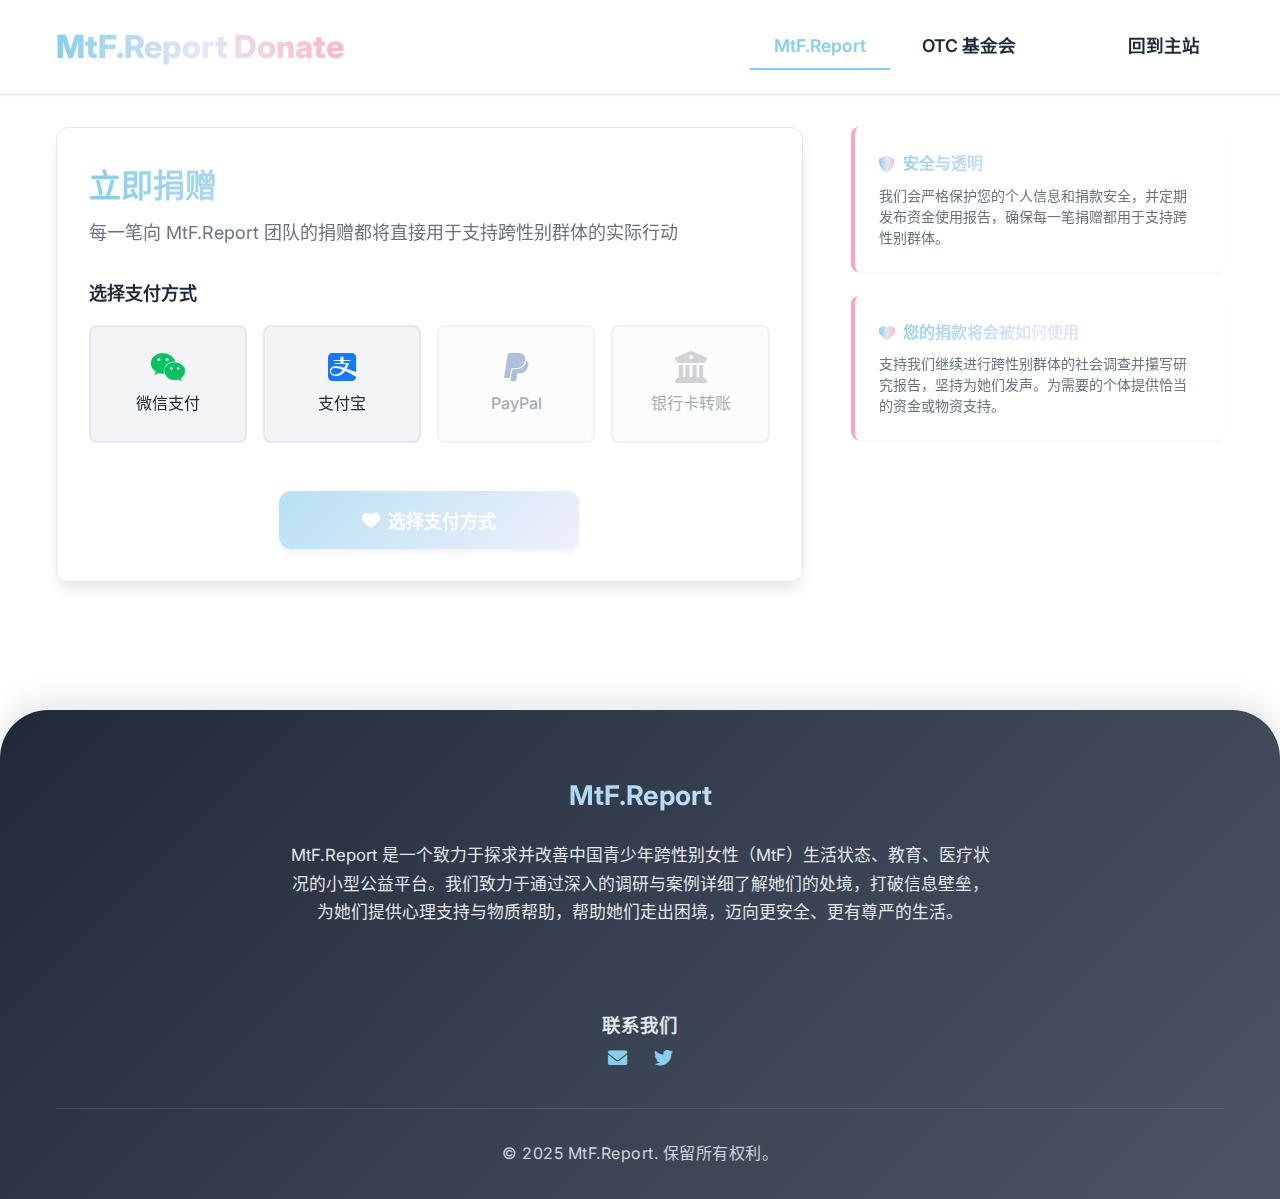
<file: index.html>
<!DOCTYPE html>
<html lang="zh-CN">
<head>
    <meta charset="UTF-8">
    <meta name="viewport" content="width=device-width, initial-scale=1.0">
    <title>MtF.Report Donate - 支持我们的行动</title>
    <link rel="stylesheet" href="styles.css">
    <link href="https://fonts.googleapis.com/css2?family=Inter:wght@300;400;500;600;700&display=swap" rel="stylesheet">
    <link rel="stylesheet" href="https://cdnjs.cloudflare.com/ajax/libs/font-awesome/6.0.0/css/all.min.css">
</head>
<body>
    <header class="header">
        <div class="container">
            <div class="header-content">
                <div class="logo">
                    <a href="https://donate.mtf.report" target="_blank" style="text-decoration: none; color: inherit;">
                        <h1>MtF.Report Donate</h1>
                    </a>
                </div>
                <div class="header-switch-nav">
                    <div class="project-switcher-container">
                        <div class="project-switcher">
                            <span class="switch-option active" data-project="mtf">MtF.Report</span>
                            <span class="switch-option" data-project="opentc">OTC 基金会</span>
                        </div>
                    </div>
                    <a href="https://mtf.report" target="_blank" class="nav-link main-nav-link">回到主站</a>
                </div>
            </div>
        </div>
    </header>

        <section class="donation-section">
            <div class="container">
                <div class="donation-grid">
                    <div class="donation-form-container">
                        <h2 class="section-title">立即捐赠</h2>
                        <p class="section-subtitle">每一笔向 MtF.Report 团队的捐赠都将直接用于支持跨性别群体的实际行动</p>
                        
                        <form class="donation-form" id="donationForm">
                            <div class="payment-method-selection">
                                <h3>选择支付方式</h3>
                                <div class="payment-options">
                                    <label class="payment-option">
                                        <input type="radio" name="paymentMethod" value="wechat" class="payment-input">
                                        <span class="payment-button">
                                            <i class="fab fa-weixin"></i>
                                            微信支付
                                        </span>
                                    </label>
                                    <label class="payment-option">
                                        <input type="radio" name="paymentMethod" value="alipay" class="payment-input">
                                        <span class="payment-button">
                                            <i class="fab fa-alipay"></i>
                                            支付宝
                                        </span>
                                    </label>
                                    <label class="payment-option disabled">
                                        <input type="radio" name="paymentMethod" value="paypal" class="payment-input" disabled>
                                        <span class="payment-button">
                                            <i class="fab fa-paypal"></i>
                                            PayPal
                                        </span>
                                    </label>
                                    <label class="payment-option disabled">
                                        <input type="radio" name="paymentMethod" value="bank" class="payment-input" disabled>
                                        <span class="payment-button">
                                            <i class="fas fa-university"></i>
                                            银行卡转账
                                        </span>
                                    </label>
                                </div>
                            </div>

                            <div class="amount-selection" id="amountSelection">
                                <h3>选择捐款金额</h3>
                                <div class="amount-options">
                                    <label class="amount-option">
                                        <input type="radio" name="amount" value="5" class="amount-input">
                                        <span class="amount-button">¥5</span>
                                    </label>
                                    <label class="amount-option">
                                        <input type="radio" name="amount" value="10" class="amount-input">
                                        <span class="amount-button">¥10</span>
                                    </label>
                                    <label class="amount-option">
                                        <input type="radio" name="amount" value="20" class="amount-input">
                                        <span class="amount-button">¥20</span>
                                    </label>
                                    <label class="amount-option">
                                        <input type="radio" name="amount" value="50" class="amount-input">
                                        <span class="amount-button">¥50</span>
                                    </label>
                                    <label class="amount-option">
                                        <input type="radio" name="amount" value="100" class="amount-input">
                                        <span class="amount-button">¥100</span>
                                    </label>
                                    <label class="amount-option">
                                        <input type="radio" name="amount" value="custom" class="amount-input">
                                        <span class="amount-button">自定义</span>
                                    </label>
                                </div>
                                
                                <div class="custom-amount" id="customAmount" style="display: none;">
                                    <label for="customAmountInput">自定义金额 (¥)</label>
                                    <input type="number" id="customAmountInput" placeholder="请输入金额" min="1">
                                </div>
                            </div>

                            <div class="donation-frequency">
                                <h3>捐款频率</h3>
                                <div class="frequency-options">
                                    <label class="frequency-option">
                                        <input type="radio" name="frequency" value="one-time">
                                        <span class="frequency-button">一次性捐款</span>
                                    </label>
                                    <label class="frequency-option">
                                        <input type="radio" name="frequency" value="monthly">
                                        <span class="frequency-button">按月捐款</span>
                                    </label>
                                </div>
                            </div>

                            <div class="donor-info">
                                <h3>捐款人信息</h3>
                                <div class="form-row">
                                    <div class="form-group">
                                        <label for="firstName">姓名 *</label>
                                        <input type="text" id="firstName" name="firstName" required>
                                    </div>
                                    <div class="form-group">
                                        <label for="email">邮箱 *</label>
                                        <input type="email" id="email" name="email" required>
                                    </div>
                                </div>
                                <div class="form-group">
                                    <label for="phone">电话</label>
                                    <input type="tel" id="phone" name="phone">
                                </div>
                                <div class="form-group">
                                    <label for="message">留言 (可选)</label>
                                    <textarea id="message" name="message" rows="3" placeholder="分享您支持我们的原因..."></textarea>
                                </div>
                            </div>

                            <div class="donation-summary">
                                <h3>捐款摘要</h3>
                                <div class="summary-item">
                                    <span>捐款金额:</span>
                                    <span id="summaryAmount">请选择金额</span>
                                </div>
                                <div class="summary-item">
                                    <span>捐款频率:</span>
                                    <span id="summaryFrequency">请选择频率</span>
                                </div>
                                <div class="summary-item total">
                                    <span>总计:</span>
                                    <span id="summaryTotal">¥0</span>
                                </div>
                            </div>
                        </form>

                        <div class="qr-code-section" id="qrCodeSection" style="display: none;">
                            <div class="qr-code-container">
                                <div class="qr-code-wrapper">
                                    <div class="qr-image" id="wechatQR" style="display: none;">
                                        <img src="qrcodes/mtfreport-wechat-qr.png" alt="微信支付二维码" style="width: 100%; height: 100%; object-fit: contain; border-radius: var(--radius-md);" />
                                    </div>
                                    <div class="qr-image" id="alipayQR" style="display: none;">
                                        <img src="qrcodes/mtfreport-alipay-qr.png" alt="支付宝二维码" style="width: 100%; height: 100%; object-fit: contain; border-radius: var(--radius-md);" />
                                    </div>
                                    <div class="qr-text" id="wechatText" style="display: none;">
                                        <h4>微信扫码支付</h4>
                                        <p>请使用微信扫描二维码完成捐赠</p>
                                    </div>
                                    <div class="qr-text" id="alipayText" style="display: none;">
                                        <h4>支付宝扫码支付</h4>
                                        <p>请使用支付宝扫描二维码完成捐赠</p>
                                    </div>
                                </div>
                            </div>
                        </div>

                        <div class="bank-info-section" id="bankInfoSection" style="display: none;">
                            <h3>银行卡收款信息</h3>
                            <div class="bank-info">
                                <div class="bank-item">
                                    <i class="fas fa-university"></i>
                                    <div>
                                        <h4>开户银行</h4>
                                        <p>我们还没有办卡呢～</p>
                                    </div>
                                </div>
                                <div class="bank-item">
                                    <i class="fas fa-user"></i>
                                    <div>
                                        <h4>账户名称</h4>
                                        <p>到时候看是谁开户的吧～</p>
                                    </div>
                                </div>
                                <div class="bank-item">
                                    <i class="fas fa-credit-card"></i>
                                    <div>
                                        <h4>银行账号</h4>
                                        <p class="bank-account">0000 0000 0000 0000</p>
                                        <button class="copy-btn" onclick="copyBankAccount()">
                                            <i class="fas fa-copy"></i> 复制账号
                                        </button>
                                    </div>
                                </div>
                            </div>
                        </div>

                        <div class="donate-button-container">
                            <button type="submit" class="donate-button" id="donateButton">
                                <i class="fas fa-heart"></i>
                                <span id="buttonText">选择支付方式</span>
                            </button>
                        </div>
                    </div>

                    <div class="donation-info">
                        <div class="info-card">
                            <h3><i class="fas fa-shield-alt"></i> 安全与透明</h3>
                            <p>我们会严格保护您的个人信息和捐款安全，并定期发布资金使用报告，确保每一笔捐赠都用于支持跨性别群体。</p>
                        </div>

                        <div class="info-card">
                            <h3><i class="fas fa-heart"></i> 您的捐款将会被如何使用</h3>
                            <div class="impact-items">
                                <div class="impact-item">
                                    <div class="impact-icon">
                                        <i class="fas fa-file-alt"></i>
                                    </div>
                                    <div>
                                        <h4>维持运作</h4>
                                        <p>支持我们继续进行跨性别群体的社会调查并攥写研究报告，坚持为她们发声。</p>
                                    </div>
                                </div>
                                <div class="impact-item">
                                    <div class="impact-icon">
                                        <i class="fas fa-hands-helping"></i>
                                    </div>
                                    <div>
                                        <h4>个体援助</h4>
                                        <p>为需要的个体提供恰当的资金或物资支持。</p>
                                    </div>
                                </div>
                            </div>
                        </div>
                    </div>
                </div>
            </div>
        </section>


    </main>

    <footer class="footer">
        <div class="container">
            <div class="footer-content">
                <div class="footer-section">
                    <h3>MtF.Report</h3>
                    <p>MtF.Report 是一个致力于探求并改善中国青少年跨性别女性（MtF）生活状态、教育、医疗状况的小型公益平台。我们致力于通过深入的调研与案例详细了解她们的处境，打破信息壁垒，为她们提供心理支持与物质帮助，帮助她们走出困境，迈向更安全、更有尊严的生活。</p>
                </div>
                <div class="footer-section footer-contact">
                    <h4>联系我们</h4>
                    <div class="footer-socials">
                        <a href="mailto:mail@mtf.report" title="邮箱"><i class="fas fa-envelope"></i></a>
                        <a href="https://x.com/MtfReport" target="_blank" rel="noopener noreferrer" title="X(Twitter)"><i class="fab fa-twitter"></i></a>
                    </div>
                </div>
            </div>
            <div class="footer-bottom">
                <p>&copy; 2025 MtF.Report. 保留所有权利。</p>
            </div>
        </div>
    </footer>

    <script src="script.js"></script>
</body>
</html>
</file>
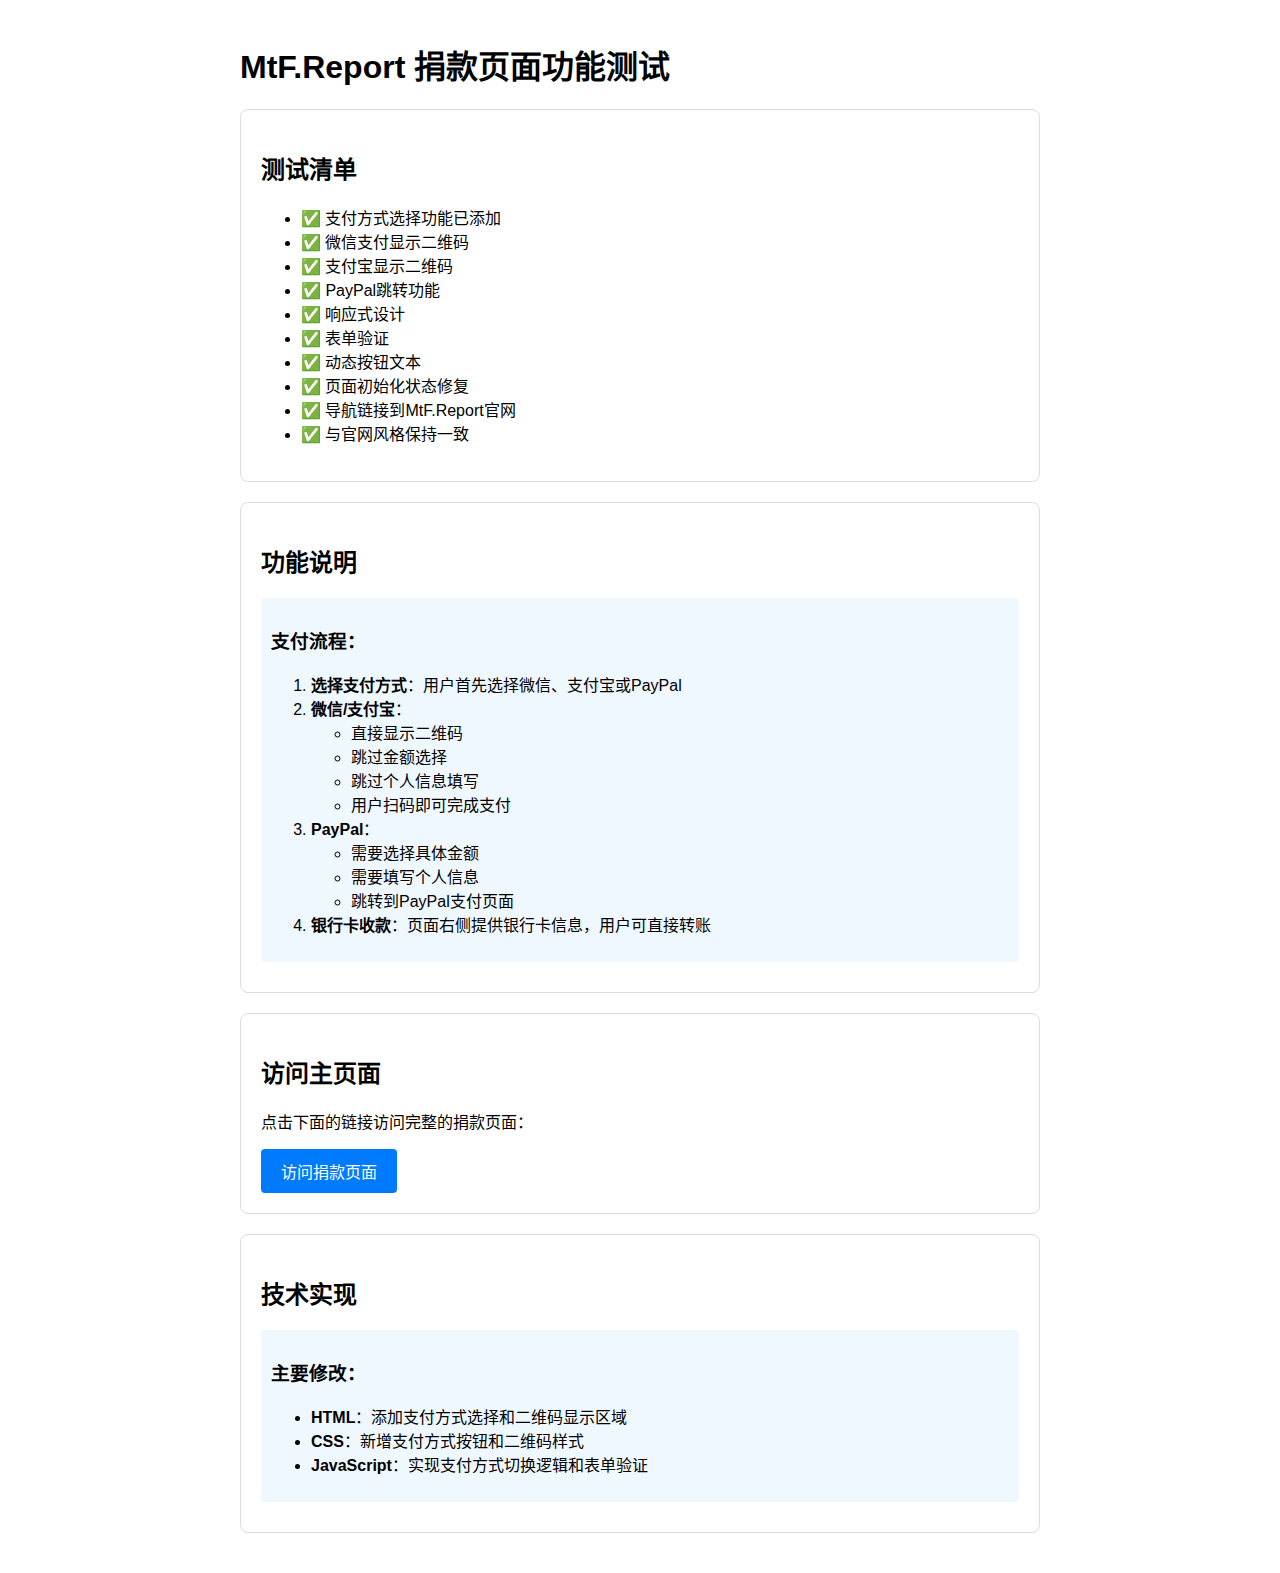
<file: test.html>
<!DOCTYPE html>
<html lang="zh-CN">
<head>
    <meta charset="UTF-8">
    <meta name="viewport" content="width=device-width, initial-scale=1.0">
    <title>支付方式测试</title>
    <style>
        body {
            font-family: Arial, sans-serif;
            max-width: 800px;
            margin: 0 auto;
            padding: 20px;
        }
        .test-section {
            margin: 20px 0;
            padding: 20px;
            border: 1px solid #ddd;
            border-radius: 8px;
        }
        .test-result {
            background: #f0f8ff;
            padding: 10px;
            border-radius: 4px;
            margin: 10px 0;
        }
        .success { background: #d4edda; color: #155724; }
        .error { background: #f8d7da; color: #721c24; }
    </style>
</head>
<body>
    <h1>MtF.Report 捐款页面功能测试</h1>
    
    <div class="test-section">
        <h2>测试清单</h2>
        <ul>
            <li>✅ 支付方式选择功能已添加</li>
            <li>✅ 微信支付显示二维码</li>
            <li>✅ 支付宝显示二维码</li>
            <li>✅ PayPal跳转功能</li>
            <li>✅ 响应式设计</li>
            <li>✅ 表单验证</li>
            <li>✅ 动态按钮文本</li>
            <li>✅ 页面初始化状态修复</li>
            <li>✅ 导航链接到MtF.Report官网</li>
            <li>✅ 与官网风格保持一致</li>
        </ul>
    </div>

    <div class="test-section">
        <h2>功能说明</h2>
        <div class="test-result">
            <h3>支付流程：</h3>
            <ol>
                <li><strong>选择支付方式</strong>：用户首先选择微信、支付宝或PayPal</li>
                <li><strong>微信/支付宝</strong>：
                    <ul>
                        <li>直接显示二维码</li>
                        <li>跳过金额选择</li>
                        <li>跳过个人信息填写</li>
                        <li>用户扫码即可完成支付</li>
                    </ul>
                </li>
                <li><strong>PayPal</strong>：
                    <ul>
                        <li>需要选择具体金额</li>
                        <li>需要填写个人信息</li>
                        <li>跳转到PayPal支付页面</li>
                    </ul>
                </li>
                <li><strong>银行卡收款</strong>：页面右侧提供银行卡信息，用户可直接转账</li>
            </ol>
        </div>
    </div>

    <div class="test-section">
        <h2>访问主页面</h2>
        <p>点击下面的链接访问完整的捐款页面：</p>
        <a href="index.html" style="display: inline-block; padding: 10px 20px; background: #007bff; color: white; text-decoration: none; border-radius: 4px;">访问捐款页面</a>
    </div>

    <div class="test-section">
        <h2>技术实现</h2>
        <div class="test-result">
            <h3>主要修改：</h3>
            <ul>
                <li><strong>HTML</strong>：添加支付方式选择和二维码显示区域</li>
                <li><strong>CSS</strong>：新增支付方式按钮和二维码样式</li>
                <li><strong>JavaScript</strong>：实现支付方式切换逻辑和表单验证</li>
            </ul>
        </div>
    </div>
</body>
</html>
</file>
<file: styles.css>
/* 全局样式 */
* {
    margin: 0;
    padding: 0;
    box-sizing: border-box;
}

:root {
    --primary-color: #87CEEB;
    --primary-dark: #5F9EA0;
    --secondary-color: #E6E6FA;
    --accent-color: #FFB6C1;
    --success-color: #10b981;
    --text-primary: #1f2937;
    --text-secondary: #6b7280;
    --text-light: #9ca3af;
    --bg-primary: #ffffff;
    --bg-secondary: #f9fafb;
    --bg-accent: #f3f4f6;
    --border-color: #e5e7eb;
    --shadow-sm: 0 1px 2px 0 rgba(0, 0, 0, 0.05);
    --shadow-md: 0 4px 6px -1px rgba(0, 0, 0, 0.1);
    --shadow-lg: 0 10px 15px -3px rgba(0, 0, 0, 0.1);
    --radius-sm: 0.375rem;
    --radius-md: 0.5rem;
    --radius-lg: 0.75rem;
    --gradient-primary: linear-gradient(90deg, #87CEEB 0%, #E6E6FA 50%, #FFB6C1 100%);
    --gradient-secondary: linear-gradient(135deg, #E6E6FA 0%, #FFB6C1 100%);
    --gradient-accent: linear-gradient(135deg, #87CEEB 0%, #E6E6FA 100%);
}

body {
    font-family: 'Inter', -apple-system, BlinkMacSystemFont, 'Segoe UI', Roboto, sans-serif;
    line-height: 1.6;
    color: var(--text-primary);
    background-color: var(--bg-primary);
}

.container {
    max-width: 1200px;
    margin: 0 auto;
    padding: 0 1rem;
}

/* 头部样式 */
.header {
    background: rgba(255, 255, 255, 0.95);
    backdrop-filter: blur(10px);
    color: var(--text-primary);
    padding: 1rem 0;
    position: sticky;
    top: 0;
    z-index: 100;
    box-shadow: var(--shadow-sm);
    border-bottom: 1px solid var(--border-color);
    margin-bottom: 2rem;
}

.header .container {
    display: flex;
    justify-content: space-between;
    align-items: center;
}

.header-content {
    display: flex;
    align-items: center;
    justify-content: space-between;
    width: 100%;
}

.logo h1 {
    font-size: 2rem;
    font-weight: 800;
    background: linear-gradient(90deg, #87CEEB 0%, #E6E6FA 50%, #FFB6C1 100%);
    -webkit-background-clip: text;
    -webkit-text-fill-color: transparent;
    background-clip: text;
    margin: 0;
}

.logo a {
    transition: opacity 0.2s;
}

.logo a:hover {
    opacity: 0.8;
}



.nav {
    display: flex;
    align-items: center;
    gap: 1rem;
}

.nav-link {
    color: var(--text-primary);
    text-decoration: none;
    font-weight: 500;
    padding: 0.5rem 1rem;
    border-radius: var(--radius-md);
    transition: all 0.2s;
}

.nav-link:hover {
    background: var(--bg-accent);
    color: var(--primary-color);
}

.header-switch-nav {
    display: flex;
    align-items: center;
    gap: 2rem;
}

.project-switcher {
    display: flex;
    gap: 0.5rem;
    border-radius: var(--radius-md);
    padding: 0.5rem 2rem;
    background: none;
    border-bottom: none;
    box-shadow: none;
}

.project-switcher-container {
    margin: 0;
}

.switch-option {
    font-size: 1.1rem;
    font-weight: 600;
    color: var(--text-primary);
    cursor: pointer;
    padding: 0.5rem 1.5rem;
    border-bottom: 2px solid transparent;
    transition: color 0.2s, border-bottom 0.2s;
}

.switch-option.active {
    color: var(--primary-color);
    border-bottom: 2px solid var(--primary-color);
}

.switch-option:hover {
    color: var(--primary-dark);
}

.main-nav-link {
    font-size: 1.1rem;
    font-weight: 600;
    color: var(--text-primary);
    text-decoration: none;
    padding: 0.5rem 1.5rem;
    border-radius: var(--radius-md);
    transition: all 0.2s;
    border-bottom: 2px solid transparent;
    background: none;
    display: flex;
    align-items: center;
    height: 100%;
}

.main-nav-link:hover {
    color: var(--primary-dark);
    border-bottom: 2px solid var(--primary-color);
    background: var(--bg-accent);
}


/* 主要内容 */
.main {
    min-height: calc(100vh - 200px);
}



/* 捐款区域 */
.donation-section {
    padding: 0 0 4rem 0;
    background: rgba(255, 255, 255, 0.8);
    backdrop-filter: blur(10px);
    border-radius: var(--radius-lg);
    margin: 0;
}

.donation-grid {
    display: grid;
    grid-template-columns: 2fr 1fr;
    gap: 3rem;
    align-items: start;
}

.section-title {
    font-size: 2rem;
    font-weight: 600;
    margin-bottom: 0.5rem;
    color: var(--text-primary);
    background: var(--gradient-primary);
    -webkit-background-clip: text;
    -webkit-text-fill-color: transparent;
    background-clip: text;
}

.section-subtitle {
    color: var(--text-secondary);
    margin-bottom: 2rem;
    font-size: 1.125rem;
}

/* 捐款表单 */
.donation-form-container {
    background: white;
    padding: 2rem;
    border-radius: var(--radius-lg);
    box-shadow: var(--shadow-lg);
    border: 1px solid var(--border-color);
}

.donation-form {
    display: flex;
    flex-direction: column;
    gap: 2rem;
}

/* 支付方式选择 */
.payment-method-selection h3,
.amount-selection h3,
.donation-frequency h3,
.donor-info h3,
.donation-summary h3 {
    font-size: 1.125rem;
    font-weight: 600;
    margin-bottom: 1rem;
    color: var(--text-primary);
}

.payment-options {
    display: grid;
    grid-template-columns: repeat(auto-fit, minmax(150px, 1fr));
    gap: 1rem;
    margin-bottom: 1rem;
}

.payment-option {
    cursor: pointer;
}

.payment-input {
    display: none;
}

.payment-button {
    display: flex;
    flex-direction: column;
    align-items: center;
    gap: 0.5rem;
    padding: 1.5rem 1rem;
    text-align: center;
    background: var(--bg-accent);
    border: 2px solid var(--border-color);
    border-radius: var(--radius-md);
    font-weight: 500;
    transition: all 0.2s;
    min-height: 100px;
    justify-content: center;
}

.payment-button i {
    font-size: 2rem;
}

.payment-button .fab.fa-weixin {
    color: #07C160;
}

.payment-button .fab.fa-alipay {
    color: #1677FF;
}

.payment-button .fab.fa-paypal {
    color: #003087;
}

.payment-input:checked + .payment-button {
    background: #D9EDF8;
    color: var(--text-primary);
    border-color: var(--primary-color);
}

.payment-input:checked + .payment-button .fab.fa-weixin {
    color: #07C160 !important;
}

.payment-input:checked + .payment-button .fab.fa-alipay {
    color: #1677FF !important;
}

.payment-input:checked + .payment-button .fab.fa-paypal {
    color: #003087 !important;
}

.payment-option.disabled {
    cursor: not-allowed;
    opacity: 0.6;
}

.payment-option.disabled .payment-button {
    background: var(--bg-secondary);
    border-color: var(--border-color);
    color: var(--text-secondary);
    cursor: not-allowed;
}

.payment-option.disabled .payment-button i {
    opacity: 0.5;
}

.coming-soon {
    font-size: 0.75rem;
    color: var(--text-secondary);
    margin-top: 0.25rem;
    font-weight: 400;
}

/* 二维码显示区域 */
.qr-code-section {
    background: var(--bg-accent);
    padding: 2rem;
    border-radius: var(--radius-md);
}

.qr-code-container {
    display: flex;
    justify-content: center;
    align-items: center;
    margin: 1.5rem 0;
}

.qr-code-wrapper {
    display: flex;
    flex-direction: column;
    align-items: center;
    gap: 1rem;
    width: 100%;
    max-width: 300px;
}

.qr-code {
    display: flex;
    flex-direction: column;
    align-items: center;
    gap: 1rem;
    width: 100%;
}

.qr-image {
    width: 200px;
    height: 200px;
    border-radius: var(--radius-md);
    box-shadow: var(--shadow-md);
    background: white;
    display: flex;
    align-items: center;
    justify-content: center;
    font-size: 80px;
}

.qr-image .fab.fa-weixin {
    color: #07C160;
}

.qr-image .fab.fa-alipay {
    color: #1677FF;
}

.qr-text {
    font-weight: 500;
    color: var(--text-primary);
    margin: 0;
    text-align: center;
}

.qr-text h4 {
    margin: 0 0 0.5rem 0;
}

.qr-text p {
    margin: 0;
    color: var(--text-secondary);
}

.qr-note {
    background: white;
    padding: 1rem;
    border-radius: var(--radius-md);
    border-left: 4px solid var(--accent-color);
}

.qr-note p {
    margin: 0;
    color: var(--text-secondary);
    font-size: 0.875rem;
    display: flex;
    align-items: center;
    gap: 0.5rem;
}

.qr-note i {
    color: var(--accent-color);
}

.amount-options {
    display: grid;
    grid-template-columns: repeat(auto-fit, minmax(120px, 1fr));
    gap: 1rem;
    margin-bottom: 1rem;
}

.amount-option {
    cursor: pointer;
}

.amount-input {
    display: none;
}

.amount-button {
    display: block;
    padding: 1rem;
    text-align: center;
    background: var(--bg-accent);
    border: 2px solid var(--border-color);
    border-radius: var(--radius-md);
    font-weight: 500;
    transition: all 0.2s;
}

.amount-input:checked + .amount-button {
    background: #D9EDF8;
    color: var(--text-primary);
    border-color: var(--primary-color);
}

.custom-amount {
    margin-top: 1rem;
}

.custom-amount label {
    display: block;
    margin-bottom: 0.5rem;
    font-weight: 500;
}

.custom-amount input {
    width: 100%;
    padding: 0.75rem;
    border: 2px solid var(--border-color);
    border-radius: var(--radius-md);
    font-size: 1rem;
}

.frequency-options {
    display: flex;
    gap: 1rem;
}

.frequency-option {
    cursor: pointer;
}

.frequency-option input {
    display: none;
}

.frequency-button {
    display: block;
    padding: 0.75rem 1.5rem;
    background: var(--bg-accent);
    border: 2px solid var(--border-color);
    border-radius: var(--radius-md);
    font-weight: 500;
    transition: all 0.2s;
}

.frequency-option input:checked + .frequency-button {
    background: #D9EDF8;
    color: var(--text-primary);
    border-color: var(--primary-color);
}

/* 表单样式 */
.form-row {
    display: grid;
    grid-template-columns: 1fr 1fr;
    gap: 1rem;
}

.form-group {
    display: flex;
    flex-direction: column;
}

.form-group label {
    margin-bottom: 0.5rem;
    font-weight: 500;
    color: var(--text-primary);
}

.form-group input,
.form-group textarea {
    padding: 0.75rem;
    border: 2px solid var(--border-color);
    border-radius: var(--radius-md);
    font-size: 1rem;
    transition: border-color 0.2s;
}

.form-group input:focus,
.form-group textarea:focus {
    outline: none;
    border-color: var(--primary-color);
    box-shadow: 0 0 0 3px rgba(135, 206, 235, 0.1);
}

/* 捐款摘要 */
.donation-summary {
    background: var(--bg-accent);
    padding: 1.5rem;
    border-radius: var(--radius-md);
}

.summary-item {
    display: flex;
    justify-content: space-between;
    margin-bottom: 0.75rem;
    padding-bottom: 0.75rem;
    border-bottom: 1px solid var(--border-color);
}

.summary-item:last-child {
    border-bottom: none;
    margin-bottom: 0;
    padding-bottom: 0;
}

.summary-item.total {
    font-weight: 600;
    font-size: 1.125rem;
    background: var(--gradient-primary);
    -webkit-background-clip: text;
    -webkit-text-fill-color: transparent;
    background-clip: text;
}

/* 捐款按钮容器 */
.donate-button-container {
    margin-top: 2rem;
    display: flex;
    justify-content: center;
}

/* 捐款按钮 */
.donate-button {
    background: var(--gradient-accent);
    color: white;
    border: none;
    padding: 1rem 2rem;
    border-radius: var(--radius-lg);
    font-size: 1.125rem;
    font-weight: 600;
    cursor: pointer;
    transition: all 0.2s;
    display: flex;
    align-items: center;
    justify-content: center;
    gap: 0.5rem;
    box-shadow: var(--shadow-md);
    width: 100%;
    max-width: 300px;
}

.donate-button:hover {
    transform: translateY(-2px);
    box-shadow: var(--shadow-lg);
}

/* 捐款信息侧边栏 */
.donation-info {
    display: flex;
    flex-direction: column;
    gap: 1.5rem;
}

.info-card {
    background: white;
    padding: 1.5rem;
    border-radius: var(--radius-md);
    box-shadow: var(--shadow-sm);
    border-left: 4px solid #FDA0CA;
}

.info-card h3 {
    font-size: 1rem;
    font-weight: 600;
    margin-bottom: 0.5rem;
    background: var(--gradient-primary);
    -webkit-background-clip: text;
    -webkit-text-fill-color: transparent;
    background-clip: text;
    display: flex;
    align-items: center;
    gap: 0.5rem;
}

.info-card h3 i {
    background: var(--gradient-primary);
    -webkit-background-clip: text;
    -webkit-text-fill-color: transparent;
    background-clip: text;
}

.info-card p {
    color: var(--text-secondary);
    font-size: 0.875rem;
    line-height: 1.5;
}

.impact-items {
    display: flex;
    flex-direction: column;
    gap: 1rem;
    margin-top: 1rem;
}

.impact-item {
    display: flex;
    align-items: flex-start;
    gap: 0.75rem;
    padding: 0.75rem;
    background: var(--bg-accent);
    border-radius: var(--radius-sm);
}

.impact-item .impact-icon {
    flex-shrink: 0;
    width: 40px;
    height: 40px;
    background: var(--gradient-primary);
    border-radius: 50%;
    display: flex;
    align-items: center;
    justify-content: center;
    color: white;
    font-size: 1rem;
}

.impact-item h4 {
    margin: 0 0 0.25rem 0;
    font-size: 0.875rem;
    font-weight: 600;
    color: var(--text-primary);
}

.impact-item p {
    margin: 0;
    font-size: 0.75rem;
    color: var(--text-secondary);
    line-height: 1.4;
}

.other-ways {
    background: white;
    padding: 1.5rem;
    border-radius: var(--radius-md);
    box-shadow: var(--shadow-sm);
}

.other-ways h3 {
    font-size: 1.125rem;
    font-weight: 600;
    margin-bottom: 1rem;
    color: var(--text-primary);
}

.way-item {
    display: flex;
    align-items: center;
    gap: 1rem;
    padding: 1rem 0;
    border-bottom: 1px solid var(--border-color);
}

.way-item:last-child {
    border-bottom: none;
    padding-bottom: 0;
}

.way-item i {
    font-size: 1.25rem;
    background: var(--gradient-primary);
    -webkit-background-clip: text;
    -webkit-text-fill-color: transparent;
    background-clip: text;
    width: 2rem;
    text-align: center;
}

.way-item h4 {
    font-size: 1rem;
    font-weight: 600;
    margin-bottom: 0.25rem;
    color: var(--text-primary);
}

.way-item p {
    font-size: 0.875rem;
    color: var(--text-secondary);
}

/* 银行卡信息样式 */
.bank-info {
    display: flex;
    flex-direction: column;
    gap: 1rem;
}

.bank-item {
    display: flex;
    align-items: flex-start;
    gap: 1rem;
    padding: 1rem 0;
    border-bottom: 1px solid var(--border-color);
}

.bank-item:last-child {
    border-bottom: none;
    padding-bottom: 0;
}

.bank-item i {
    font-size: 1.25rem;
    background: var(--gradient-primary);
    -webkit-background-clip: text;
    -webkit-text-fill-color: transparent;
    background-clip: text;
    width: 2rem;
    text-align: center;
    margin-top: 0.25rem;
}

.bank-item h4 {
    font-size: 1rem;
    font-weight: 600;
    margin-bottom: 0.25rem;
    color: var(--text-primary);
}

.bank-item p {
    font-size: 0.875rem;
    color: var(--text-secondary);
    margin-bottom: 0.5rem;
}

.bank-account {
    font-family: 'Courier New', monospace;
    font-weight: 600;
    color: var(--text-primary) !important;
    background: var(--bg-accent);
    padding: 0.5rem;
    border-radius: var(--radius-sm);
    border: 1px solid var(--border-color);
    letter-spacing: 1px;
}

.copy-btn {
    background: var(--gradient-primary);
    color: white;
    border: none;
    padding: 0.5rem 1rem;
    border-radius: var(--radius-sm);
    font-size: 0.875rem;
    cursor: pointer;
    transition: all 0.2s;
    display: flex;
    align-items: center;
    gap: 0.5rem;
}

.copy-btn:hover {
    transform: translateY(-1px);
    box-shadow: var(--shadow-md);
}

.copy-btn:active {
    transform: scale(0.95);
}

.bank-note {
    background: var(--bg-accent);
    padding: 1rem;
    border-radius: var(--radius-md);
    border-left: 4px solid var(--accent-color);
    margin-top: 0.5rem;
}

.bank-note p {
    margin: 0;
    color: var(--text-secondary);
    font-size: 0.875rem;
    display: flex;
    align-items: center;
    gap: 0.5rem;
}

.bank-note i {
    color: var(--accent-color);
}



/* 页脚 */
.footer {
    background: linear-gradient(135deg, #1f2937 0%, #374151 50%, #4b5563 100%);
    color: white;
    padding: 4rem 0 2rem;
    position: relative;
    overflow: hidden;
    border-top-left-radius: 3rem;
    border-top-right-radius: 3rem;
    margin-top: 4rem;
    box-shadow: 0 -8px 32px rgba(31,41,55,0.12);
}
.footer::before {
    content: '';
    position: absolute;
    top: -40px;
    left: 0;
    right: 0;
    height: 40px;
    background: radial-gradient(ellipse at center, #87CEEB33 0%, transparent 80%);
    z-index: 1;
}
.footer-content {
    display: flex;
    flex-direction: column;
    align-items: center;
    gap: 2.5rem;
    margin-bottom: 2rem;
    position: relative;
    z-index: 2;
}
.footer-section {
    width: 100%;
    max-width: 700px;
    margin: 0 auto;
    text-align: center;
    margin-bottom: 2rem;
}
.footer-section h3 {
    margin-bottom: 1.5rem;
    color: white;
    font-size: 1.7rem;
    font-weight: 700;
    background: var(--gradient-accent);
    -webkit-background-clip: text;
    -webkit-text-fill-color: transparent;
    background-clip: text;
}
.footer-section h4 {
    margin-bottom: 1rem;
    color: #e0e7ef;
    font-size: 1.1rem;
    font-weight: 500;
}
.footer-section p {
    color: #e5e7eb;
    margin-bottom: 0.75rem;
    display: flex;
    align-items: center;
    justify-content: center;
    gap: 0.75rem;
    font-size: 1.05rem;
    line-height: 1.7;
    transition: color 0.3s ease;
}
.footer-section p:hover {
    color: #f3f4f6;
}
.footer-section a {
    color: #e5e7eb;
    text-decoration: none;
    transition: all 0.3s ease;
    border-bottom: 1px solid transparent;
    font-weight: 500;
}
.footer-section a:hover {
    color: #87CEEB;
    border-bottom-color: #87CEEB;
}
.footer-section i {
    color: #87CEEB;
    font-size: 1.2rem;
    width: 22px;
    text-align: center;
    transition: color 0.2s;
}
.footer-section a:hover i {
    color: #FFB6C1;
}
.footer-section.footer-contact {
    margin-top: 0;
    margin-bottom: 0;
    padding-bottom: 0.5rem;
}
.footer-socials {
    display: flex;
    justify-content: center;
    gap: 1.5rem;
    margin-top: 0.5rem;
}
.footer-socials a {
    color: #e5e7eb;
    font-size: 1.5rem;
    transition: color 0.2s, transform 0.2s;
    display: flex;
    align-items: center;
    text-decoration: none;
}
.footer-socials a:hover {
    color: #FFB6C1;
    transform: scale(1.18);
    text-decoration: none;
}
.footer-section.footer-contact h4 {
    margin-bottom: 0.5rem;
    color: #e0e7ef;
    font-size: 1.15rem;
    font-weight: 600;
    letter-spacing: 1px;
}
.footer-bottom {
    border-top: 1px solid rgba(255, 255, 255, 0.1);
    padding-top: 2rem;
    display: flex;
    justify-content: center;
    align-items: center;
    flex-wrap: wrap;
    gap: 1rem;
    position: relative;
    z-index: 2;
    text-align: center;
}
.footer-bottom p {
    color: #d1d5db;
    font-size: 1rem;
    margin: 0 auto;
    letter-spacing: 0.5px;
    text-align: center;
}

/* 响应式设计 */
@media (max-width: 768px) {
    .header-content {
        flex-direction: column;
        gap: 1rem;
    }
    
    .donation-grid {
        grid-template-columns: 1fr;
        gap: 2rem;
    }
    
    .form-row {
        grid-template-columns: 1fr;
    }
    
    .payment-options {
        grid-template-columns: repeat(2, 1fr);
    }
    
    .amount-options {
        grid-template-columns: repeat(2, 1fr);
    }
    
    .frequency-options {
        flex-direction: column;
    }
    
    .footer-content {
        flex-direction: column;
        gap: 2rem;
        text-align: center;
    }
    
    .footer-section {
        max-width: 100%;
    }
    
    .footer-section h3 {
        font-size: 1.3rem;
    }
    
    .footer-bottom {
        flex-direction: column;
        text-align: center;
    }
    
    .nav {
        display: none;
    }
}

@media (max-width: 480px) {
    .container {
        padding: 0 0.5rem;
    }
    
    .donation-section,
    .impact-section {
        padding: 2rem 0;
    }
    
    .payment-options {
        grid-template-columns: 1fr;
    }
    
    .amount-options {
        grid-template-columns: 1fr;
    }
    

}

/* 动画效果 */
@keyframes fadeInUp {
    from {
        opacity: 0;
        transform: translateY(30px);
    }
    to {
        opacity: 1;
        transform: translateY(0);
    }
}

.donation-form-container,
.impact-card {
    animation: fadeInUp 0.6s ease-out;
}

/* 加载状态 */
.donate-button:disabled {
    opacity: 0.6;
    cursor: not-allowed;
    transform: none;
}

/* 成功状态 */
.success-message {
    background: var(--success-color);
    color: white;
    padding: 1rem;
    border-radius: var(--radius-md);
    margin-bottom: 1rem;
    text-align: center;
}

/* 错误状态 */
.error-message {
    background: #ef4444;
    color: white;
    padding: 1rem;
    border-radius: var(--radius-md);
    margin-bottom: 1rem;
    text-align: center;
}
</file>
